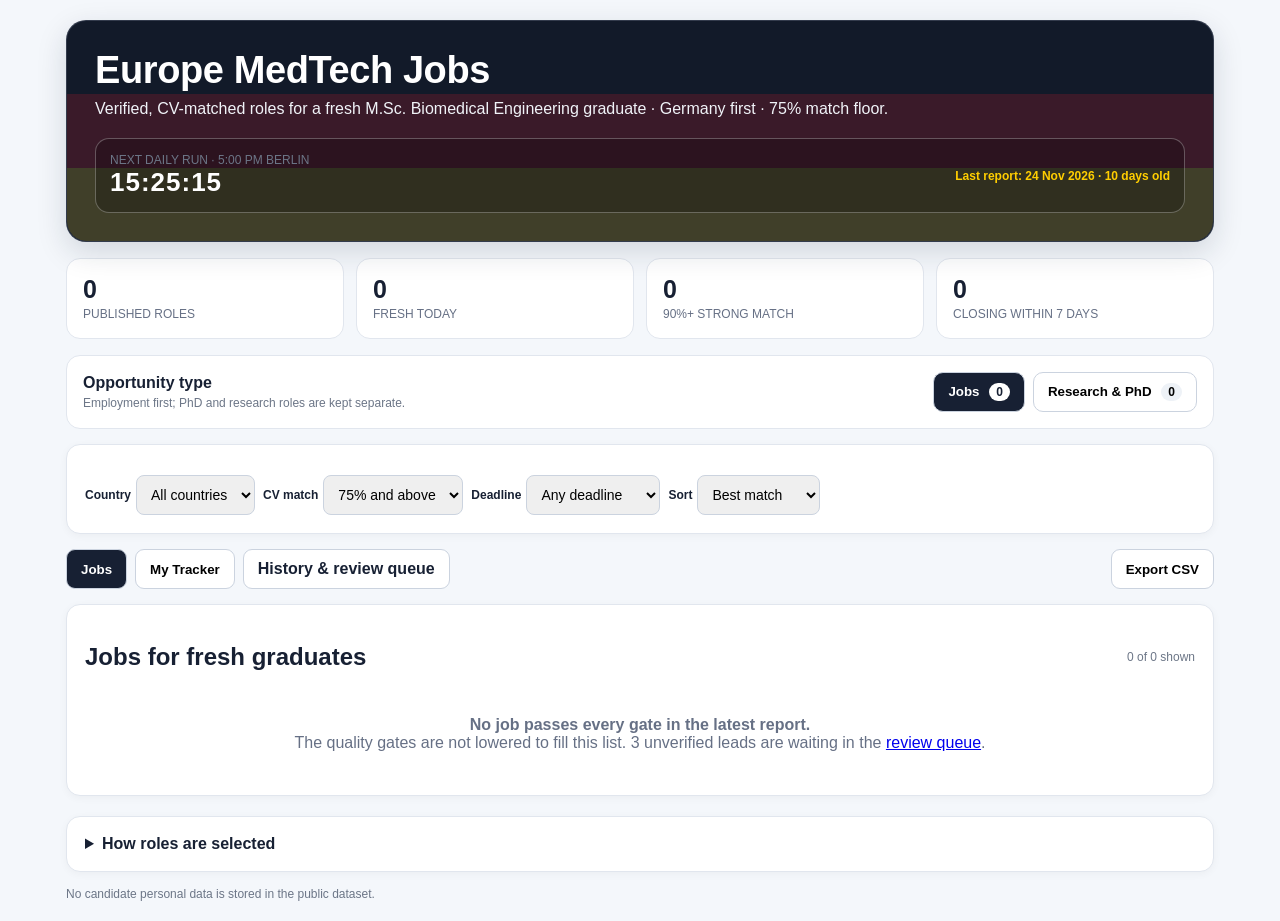
<file: index.html>
<!doctype html>
<html lang="en">
<head>
<meta charset="utf-8"><meta name="viewport" content="width=device-width,initial-scale=1">
<title>Europe MedTech Jobs</title>
<link rel="stylesheet" href="./assets/style.css?v=20261124-clean">
</head>
<body>
<div class="wrap">
<section class="hero"><div class="hero-flag" aria-hidden="true"><span></span><span></span><span></span></div><div class="hero-content">
<h1>Europe MedTech Jobs</h1>
<p>Verified, CV-matched roles for a fresh M.Sc. Biomedical Engineering graduate · Germany first · 75% match floor.</p>
<div class="countdown"><div><div class="small hero-small">NEXT DAILY RUN · 5:00 PM BERLIN</div><div class="countdown-time" id="countdown">Calculating…</div></div><div class="small hero-small" id="lastReport"></div></div>
</div></section>

<div class="grid" id="stats"></div>

<div class="role-type-switch" aria-label="Opportunity type"><div><strong>Opportunity type</strong><span class="small">Employment first; PhD and research roles are kept separate.</span></div><div class="role-type-buttons"><button class="role-type active" data-role-type="jobs">Jobs <span id="jobsCount">0</span></button><button class="role-type" data-role-type="research">Research &amp; PhD <span id="researchCount">0</span></button></div></div>

<div class="toolbar"><div class="filters">
<label class="filter-label">Country <select id="countryFilter"><option value="all">All countries</option></select></label>
<label class="filter-label">CV match <select id="matchFilter"><option value="0">75% and above</option><option value="80">80% and above</option><option value="90">90% and above</option></select></label>
<label class="filter-label">Deadline <select id="deadlineFilter"><option value="all">Any deadline</option><option value="7">Within 7 days</option><option value="14">Within 14 days</option><option value="30">Within 30 days</option></select></label>
<label class="filter-label">Sort <select id="sortFilter"><option value="match">Best match</option><option value="deadline">Closing soon</option><option value="newest">Fresh first</option></select></label>
</div></div>

<nav class="view-tabs"><button data-view="jobs" class="active">Jobs</button><button data-view="tracker">My Tracker</button><a class="analytics-link" href="./stats.html">History &amp; review queue</a><button id="exportCsv" class="export">Export CSV</button></nav>

<section id="view-jobs" class="view-panel"><div class="card"><div class="section-title"><h2 id="jobListHeading">Jobs for fresh graduates</h2><span class="small" id="jobListSubheading"></span></div><div id="jobs"></div></div></section>

<section id="view-tracker" class="view-panel hidden"><div class="card"><div class="section-title"><h2>📋 My Application Tracker</h2><span class="small">Saved only in this browser</span></div><div class="pipeline" id="pipeline"></div><div id="trackerList"></div></div></section>

<details class="card about"><summary>How roles are selected</summary>
<div class="method-grid">
<div><b>Discovery</b><br><span class="small">Daily automated search of public job APIs (Bundesagentur für Arbeit, employer ATS boards) plus manual research on other portals.</span></div>
<div><b>Hard gates</b><br><span class="small">0 years experience, degree fit, language (English C1 / German B1), work authorization, technical fit, open on an official source, not a duplicate.</span></div>
<div><b>Scoring</b><br><span class="small">Fixed 100-point CV-fit rubric. Only ≥75% is published; 90%+ is a Strong Match.</span></div>
<div><b>Freshness</b><br><span class="small">“Fresh” means the vacancy has never appeared in an earlier report — reposts and new URLs don't count.</span></div>
</div></details>
<div class="small">No candidate personal data is stored in the public dataset.</div>
</div>
<script src="./assets/app.js?v=20261124-clean"></script>
</body></html>
</file>
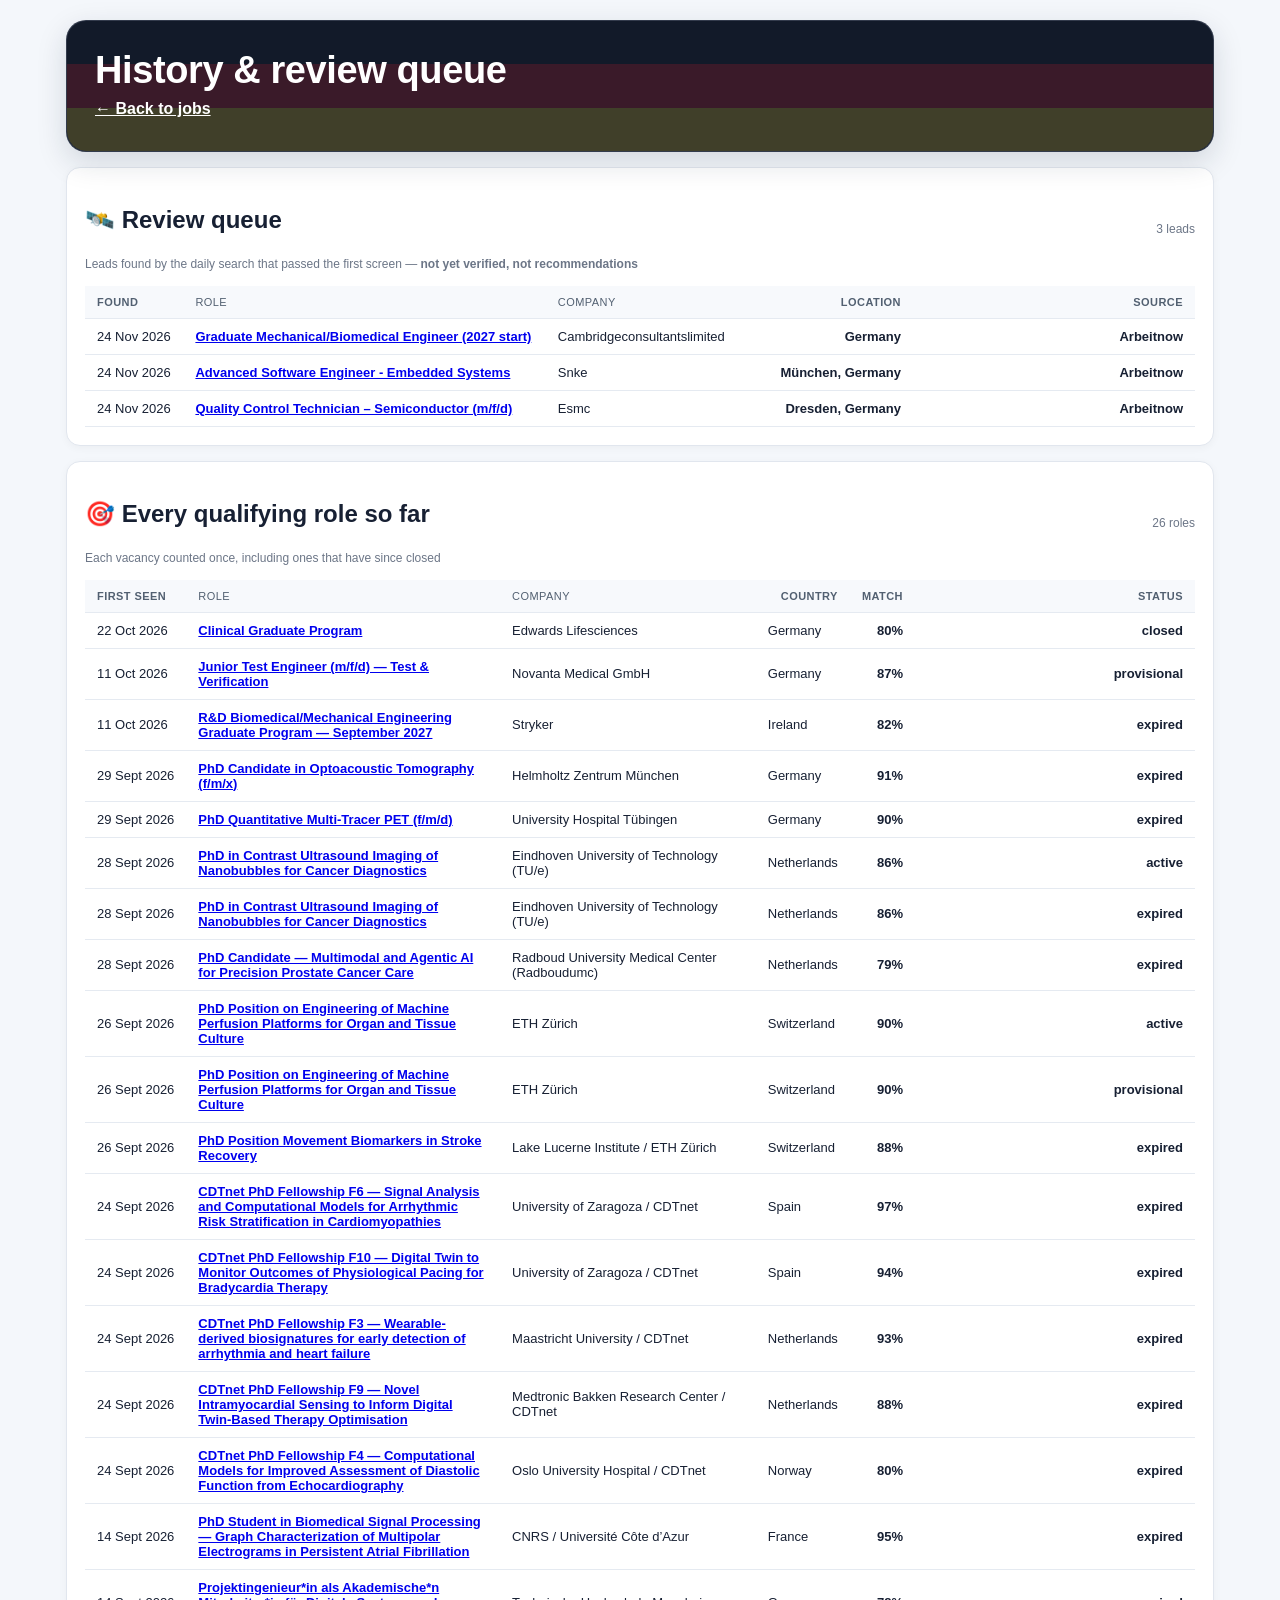
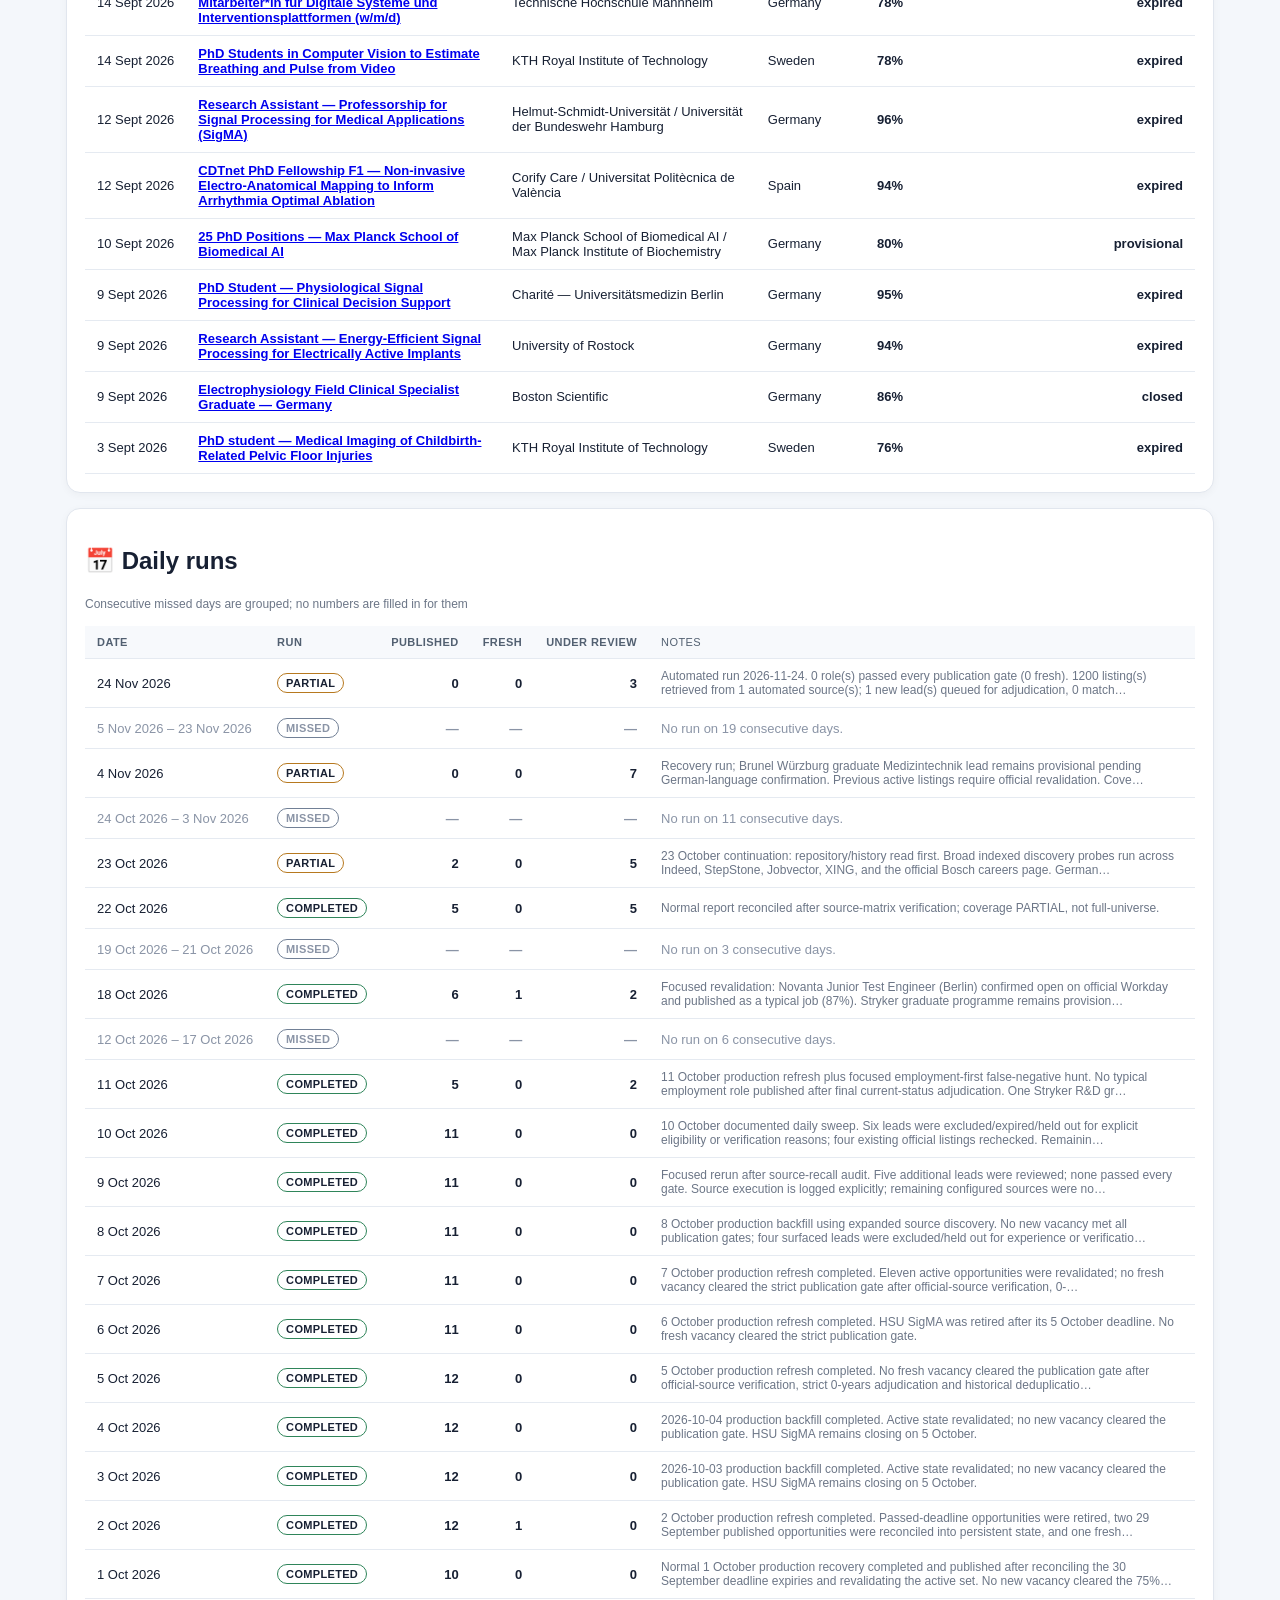
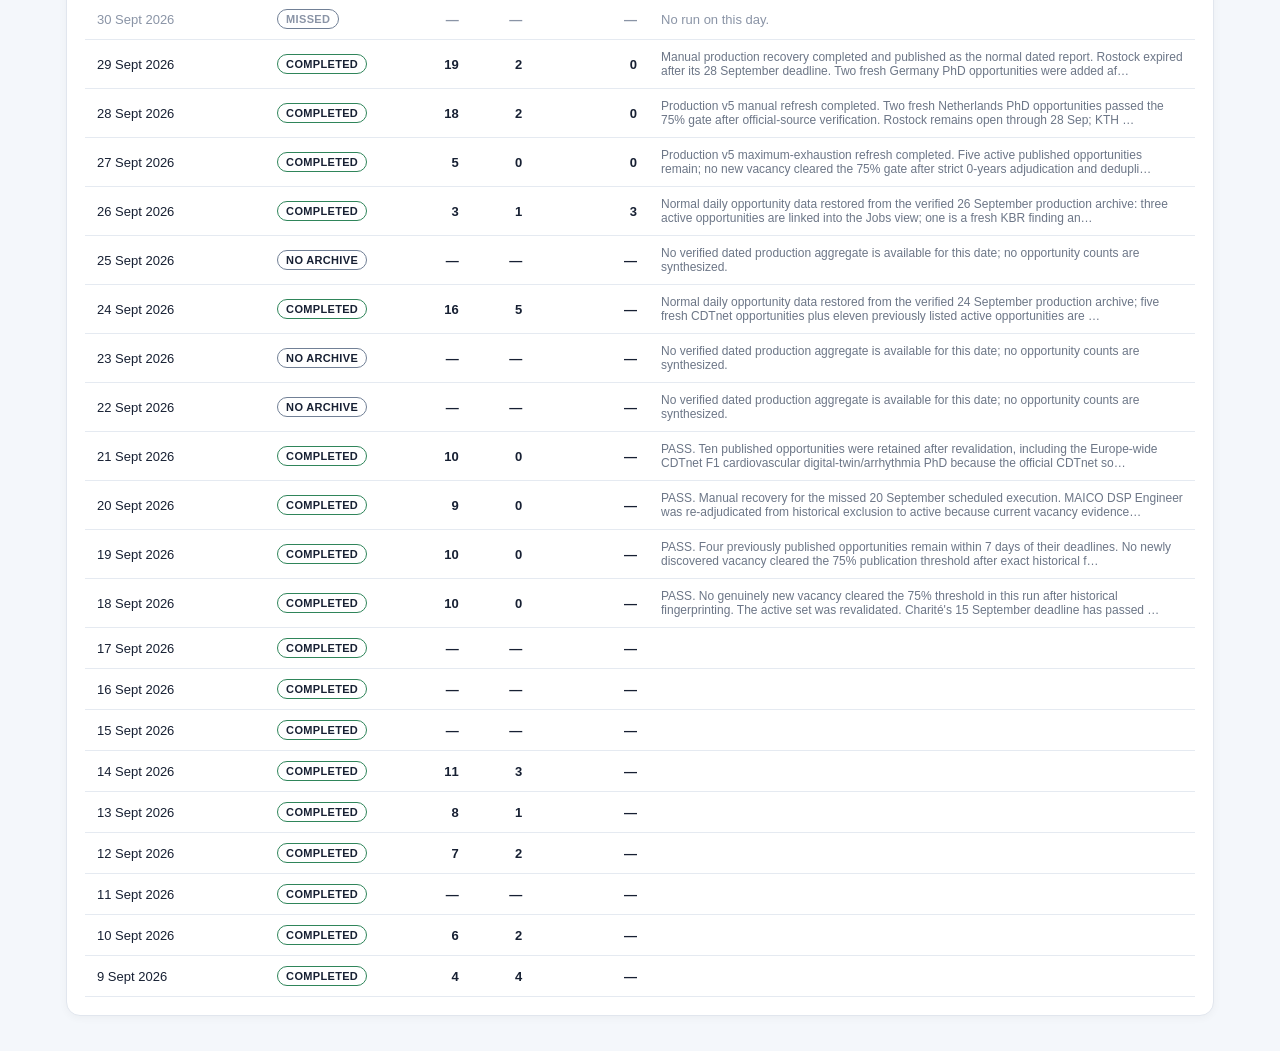
<file: stats.html>
<!doctype html>
<html lang="en">
<head>
<meta charset="utf-8">
<meta name="viewport" content="width=device-width,initial-scale=1">
<title>History — Europe MedTech Jobs</title>
<link rel="stylesheet" href="./assets/style.css?v=20261124-clean">
</head>
<body>
<div class="wrap">
<section class="hero">
  <div class="hero-flag" aria-hidden="true"><span></span><span></span><span></span></div>
  <div class="hero-content">
    <h1>History &amp; review queue</h1>
    <p><a class="hero-link" href="./index.html">← Back to jobs</a></p>
  </div>
</section>

<section class="card" id="queue">
  <div class="section-title"><div><h2>🛰️ Review queue</h2><span class="small">Leads found by the daily search that passed the first screen — <b>not yet verified, not recommendations</b></span></div><span class="small" id="leadCount">Loading…</span></div>
  <div class="history-wrap"><table class="history-table"><thead><tr><th>Found</th><th class="wrap">Role</th><th class="wrap">Company</th><th>Location</th><th>Source</th></tr></thead><tbody id="leadBody"></tbody></table></div>
</section>

<section class="card">
  <div class="section-title"><div><h2>🎯 Every qualifying role so far</h2><span class="small">Each vacancy counted once, including ones that have since closed</span></div><span class="small" id="uniqueCount">Loading…</span></div>
  <div class="history-wrap"><table class="history-table"><thead><tr><th>First seen</th><th class="wrap">Role</th><th class="wrap">Company</th><th>Country</th><th>Match</th><th>Status</th></tr></thead><tbody id="uniqueBody"></tbody></table></div>
</section>

<section class="card">
  <div class="section-title"><div><h2>📅 Daily runs</h2><span class="small">Consecutive missed days are grouped; no numbers are filled in for them</span></div></div>
  <div class="history-wrap"><table class="history-table"><thead><tr><th>Date</th><th>Run</th><th>Published</th><th>Fresh</th><th>Under review</th><th class="wrap">Notes</th></tr></thead><tbody id="dayBody"></tbody></table></div>
</section>
</div>
<script src="./assets/stats.js?v=20261124-clean"></script>
</body>
</html>
</file>
<file: assets/style.css>
*{box-sizing:border-box}body{margin:0;background:#f4f7fb;color:#172033;font-family:Inter,Arial,sans-serif}.wrap{max-width:1180px;margin:auto;padding:20px 16px}.hero{position:relative;overflow:hidden;background:#172033;color:#fff;border-radius:20px;padding:28px;box-shadow:0 10px 30px rgba(23,32,51,.15);border:1px solid rgba(255,255,255,.12)}.hero-flag{position:absolute;inset:0;width:100%;height:100%;border-radius:inherit;overflow:hidden;opacity:.18;z-index:1}.hero-flag span{display:block;height:33.333%}.hero-flag span:nth-child(1){background:#000}.hero-flag span:nth-child(2){background:#dd0000}.hero-flag span:nth-child(3){background:#ffce00}.hero-content{position:relative;z-index:2}.hero h1{margin:0 0 8px;font-size:clamp(25px,4vw,38px);letter-spacing:-.4px}.hero p{margin:5px 0;color:#f0f3f8}.hero-small{color:#f0f3f8}.countdown{margin-top:20px;background:rgba(0,0,0,.24);border:1px solid rgba(255,255,255,.28);border-radius:14px;padding:14px;display:flex;justify-content:space-between;align-items:center;gap:16px;flex-wrap:wrap}.countdown-time{font-size:26px;font-weight:800;letter-spacing:1px}.grid{display:grid;grid-template-columns:repeat(4,1fr);gap:12px;margin:16px 0}.stat,.toolbar,.card{background:#fff;border:1px solid #e1e6ee;border-radius:14px}.stat{padding:16px}.stat strong{display:block;font-size:25px}.stat span{font-size:12px;color:#667085}.toolbar,.card{padding:18px;margin:15px 0;box-shadow:0 2px 8px rgba(0,0,0,.04)}select,input,textarea{padding:10px;border:1px solid #cbd3df;border-radius:8px;font-size:14px;font-family:inherit}textarea{min-height:90px;resize:vertical}.filters{display:flex;gap:8px;flex-wrap:wrap;margin-top:12px;align-items:center}.filter{border:1px solid #cbd3df;background:#fff;border-radius:999px;padding:8px 12px;cursor:pointer}.filter.active,.view-tabs button.active{background:#172033;color:#fff}.filter-label{font-size:12px;font-weight:700;display:flex;gap:5px;align-items:center}.section-title{display:flex;justify-content:space-between;align-items:center;gap:10px}.view-tabs{display:flex;gap:8px;flex-wrap:wrap;margin:15px 0}.view-tabs button{border:1px solid #cbd3df;background:#fff;border-radius:9px;padding:10px 14px;cursor:pointer;font-weight:700}.view-tabs .export{margin-left:auto}.job{background:#fff;border:1px solid #e1e6ee;border-radius:15px;padding:19px;margin:12px 0}.head{display:flex;justify-content:space-between;gap:15px}.company{font-weight:bold;margin-top:5px}.meta{color:#5e697b;font-size:14px;margin-top:5px}.fresh{background:#e8f7ee;color:#176d3a}.old{background:#eef2f7;color:#526071}.deadline{background:#fff1d5;color:#805d00}.score{font-size:24px;font-weight:800}.tags{display:flex;gap:6px;flex-wrap:wrap;margin:12px 0}.tag{font-size:12px;background:#eef2f7;padding:5px 8px;border-radius:7px}.apply{display:inline-block;background:#172033;color:white;text-decoration:none;padding:10px 14px;border-radius:8px;font-weight:bold}.small{font-size:12px;color:#6c7687}.empty{padding:25px;text-align:center;color:#667085}.pipeline{display:grid;grid-template-columns:repeat(6,1fr);gap:10px}.pipe{padding:14px;border-radius:10px;background:#f4f7fb;text-align:center}.pipe strong{display:block;font-size:22px}.method-grid,.score-grid{display:grid;grid-template-columns:repeat(2,1fr);gap:10px;margin-top:12px}.method-grid>div,.score-grid>div{background:#f7f9fc;border:1px solid #e5eaf1;border-radius:10px;padding:13px;line-height:1.45}.score-grid>div{display:flex;justify-content:space-between}.tracker-form{display:grid;grid-template-columns:repeat(2,1fr);gap:10px;margin-top:12px}.tracker-form label{display:flex;flex-direction:column;gap:4px;font-size:12px;font-weight:700}.tracker-form .wide{grid-column:1/-1}.tracker-row{display:grid;grid-template-columns:1fr auto auto;gap:12px;align-items:center;padding:12px 0;border-bottom:1px solid #e5eaf1}.company-group{padding:10px 0;border-bottom:1px solid #e5eaf1}.company-row{padding:8px 0}.hidden{display:none!important}#map{height:560px;border-radius:12px;overflow:hidden}.score-unavailable{margin-top:10px;padding:10px;background:#f7f9fc;border-radius:8px;color:#667085;font-size:12px}details{margin-top:14px;border-top:1px solid #e5eaf1;padding-top:12px}summary{cursor:pointer;font-weight:700}@media(max-width:900px){.grid{grid-template-columns:repeat(2,1fr)}.pipeline{grid-template-columns:repeat(3,1fr)}}@media(max-width:700px){.tracker-form{grid-template-columns:1fr}.tracker-form .wide{grid-column:auto}.view-tabs .export{margin-left:0}.filters{align-items:stretch}.filter-label{width:100%;justify-content:space-between}.filter-label select{flex:1}.method-grid,.score-grid{grid-template-columns:1fr}}@media(max-width:520px){.grid,.pipeline{grid-template-columns:1fr}.head{display:block}.wrap{padding:12px}.hero{padding:20px}.countdown{display:block}.countdown>div+div{margin-top:12px}.tracker-row{grid-template-columns:1fr}.section-title{align-items:flex-start;flex-direction:column}#map{height:420px}}
.history-wrap{overflow-x:auto;margin-top:14px}.history-table{width:100%;border-collapse:collapse;min-width:720px;font-size:13px}.history-table th,.history-table td{padding:10px 12px;border-bottom:1px solid #e5eaf1;text-align:right;white-space:nowrap}.history-table th:first-child,.history-table td:first-child,.history-table th:nth-child(2),.history-table td:nth-child(2){text-align:left}.history-table thead th{background:#f7f9fc;color:#526071;font-size:11px;text-transform:uppercase;letter-spacing:.04em;position:sticky;top:0}.history-table tbody tr:hover{background:#f7f9fc}.history-table td:nth-child(n+3){font-weight:800}.history-note{margin-top:12px}
.history-status{display:inline-block;padding:3px 8px;border-radius:999px;font-size:11px;font-weight:700;text-transform:uppercase;letter-spacing:.03em}.history-status.published{border:1px solid #2f855a}.history-status.manual{border:1px solid #b7791f}.history-status.missing{border:1px solid #c53030}.history-status.gap{border:1px solid #718096}.history-table td:last-child{min-width:280px;white-space:normal}
.visitor-grid{margin:16px 0}.visitor-grid .stat{min-height:88px}.visitor-grid{grid-template-columns:repeat(4,1fr)}@media(max-width:700px){.visitor-grid{grid-template-columns:repeat(2,1fr)}}@media(max-width:520px){.visitor-grid{grid-template-columns:1fr}}
.view-tabs .analytics-link{border:1px solid #cbd3df;background:#fff;color:#172033;border-radius:9px;padding:10px 14px;cursor:pointer;font-weight:700;text-decoration:none}.view-tabs .analytics-link:hover{background:#f7f9fc}
.role-type-switch{display:flex;justify-content:space-between;align-items:center;gap:16px;flex-wrap:wrap;background:#fff;border:1px solid #e1e6ee;border-radius:14px;padding:16px;margin:15px 0}.role-type-switch>div:first-child{display:flex;flex-direction:column;gap:4px}.role-type-buttons{display:flex;gap:8px;flex-wrap:wrap}.role-type{border:1px solid #cbd3df;background:#fff;border-radius:10px;padding:10px 14px;font-weight:700;cursor:pointer}.role-type span{display:inline-block;margin-left:6px;border-radius:999px;background:#eef2f7;padding:2px 7px;font-size:12px}.role-type.active{background:#172033;color:#fff}.role-type.active span{background:#fff;color:#172033}@media(max-width:520px){.role-type-switch{align-items:stretch}.role-type-buttons{display:grid;grid-template-columns:1fr}.role-type{width:100%}}
.hero-small.stale{color:#ffce00;font-weight:700}
.hero-link{color:#fff;font-weight:700}.countdown>.hero-small{text-align:right}.about summary{font-size:16px}.about{margin-top:20px}.why ul{margin:8px 0;padding-left:18px;list-style:none}.why li{margin:3px 0}
.history-table td.wrap,.history-table th.wrap{white-space:normal;text-align:left;font-weight:400;min-width:220px}.history-table td.wrap.title{font-weight:600}.history-table td.left{text-align:left;font-weight:400;white-space:normal}.history-table tr.missed td{color:#8a94a6}
@media(max-width:520px){#stats{grid-template-columns:repeat(2,1fr)}#stats .stat{padding:12px}}
</file>
